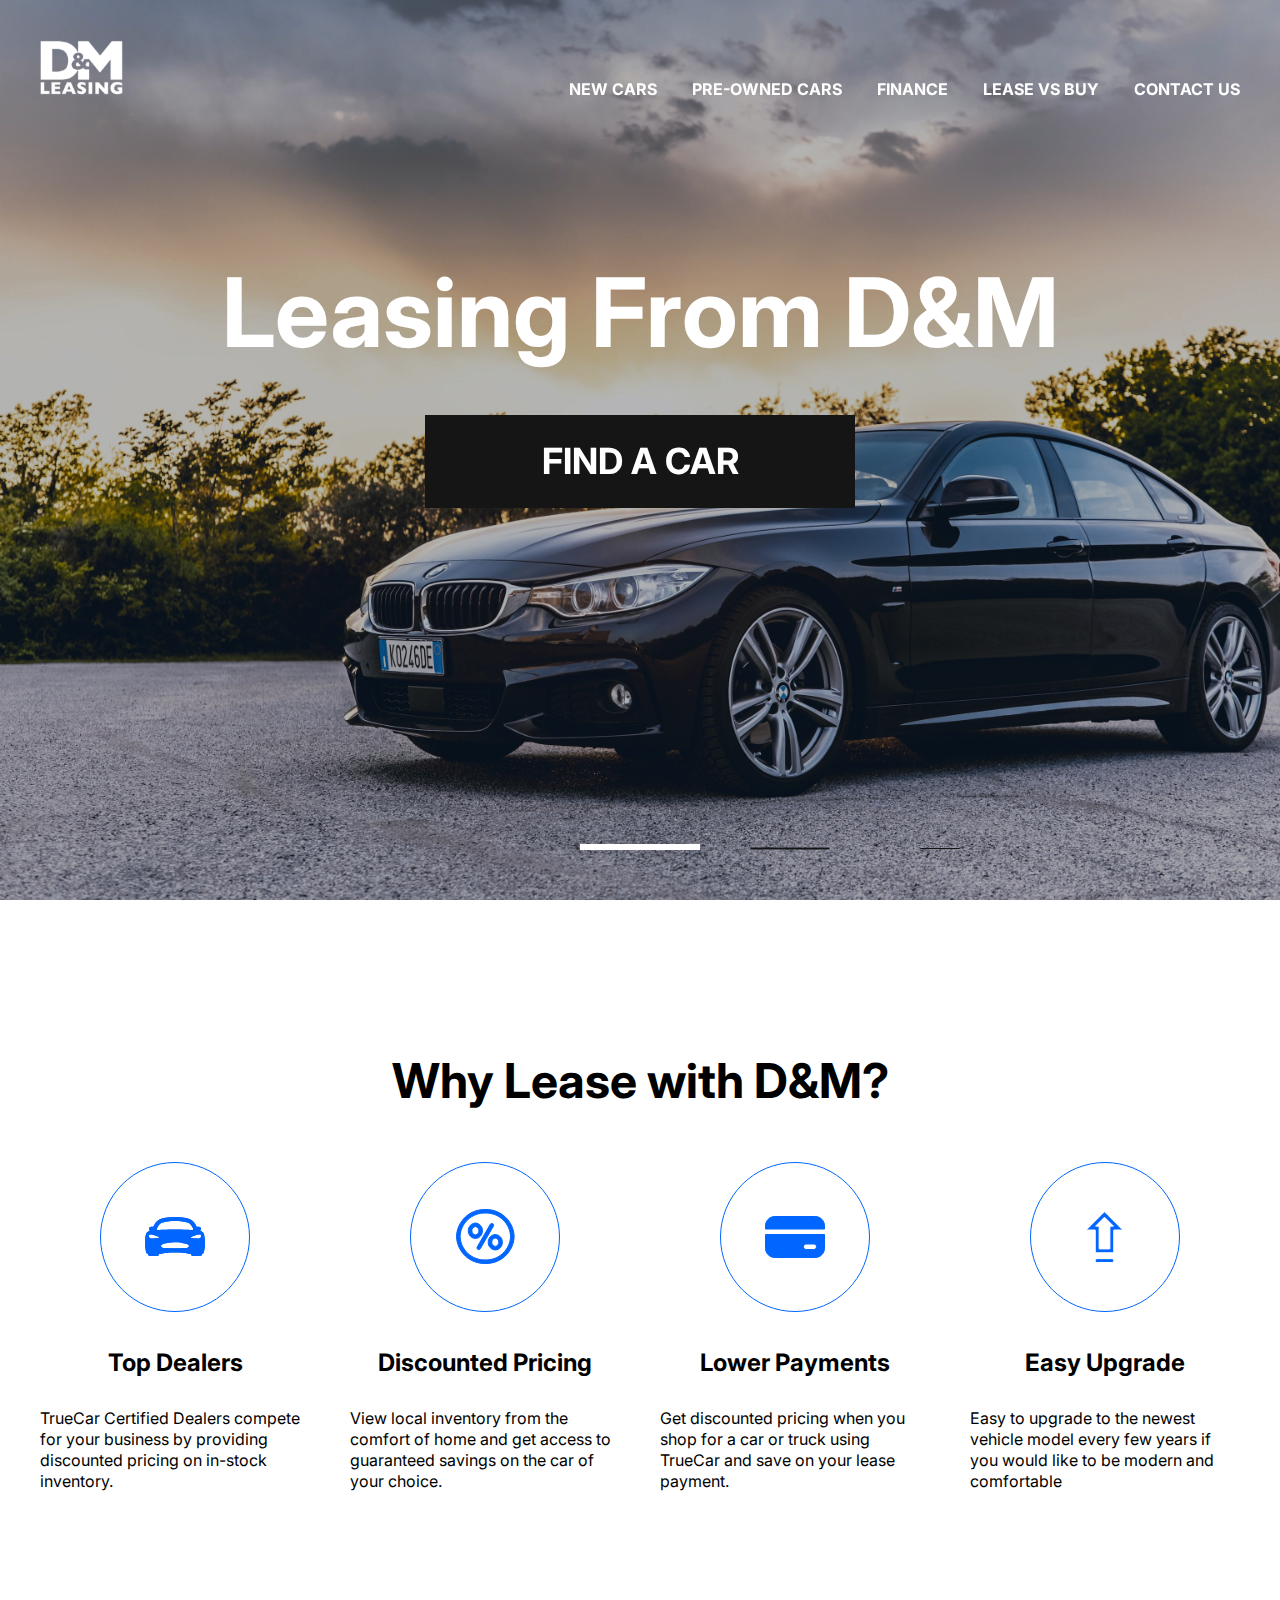
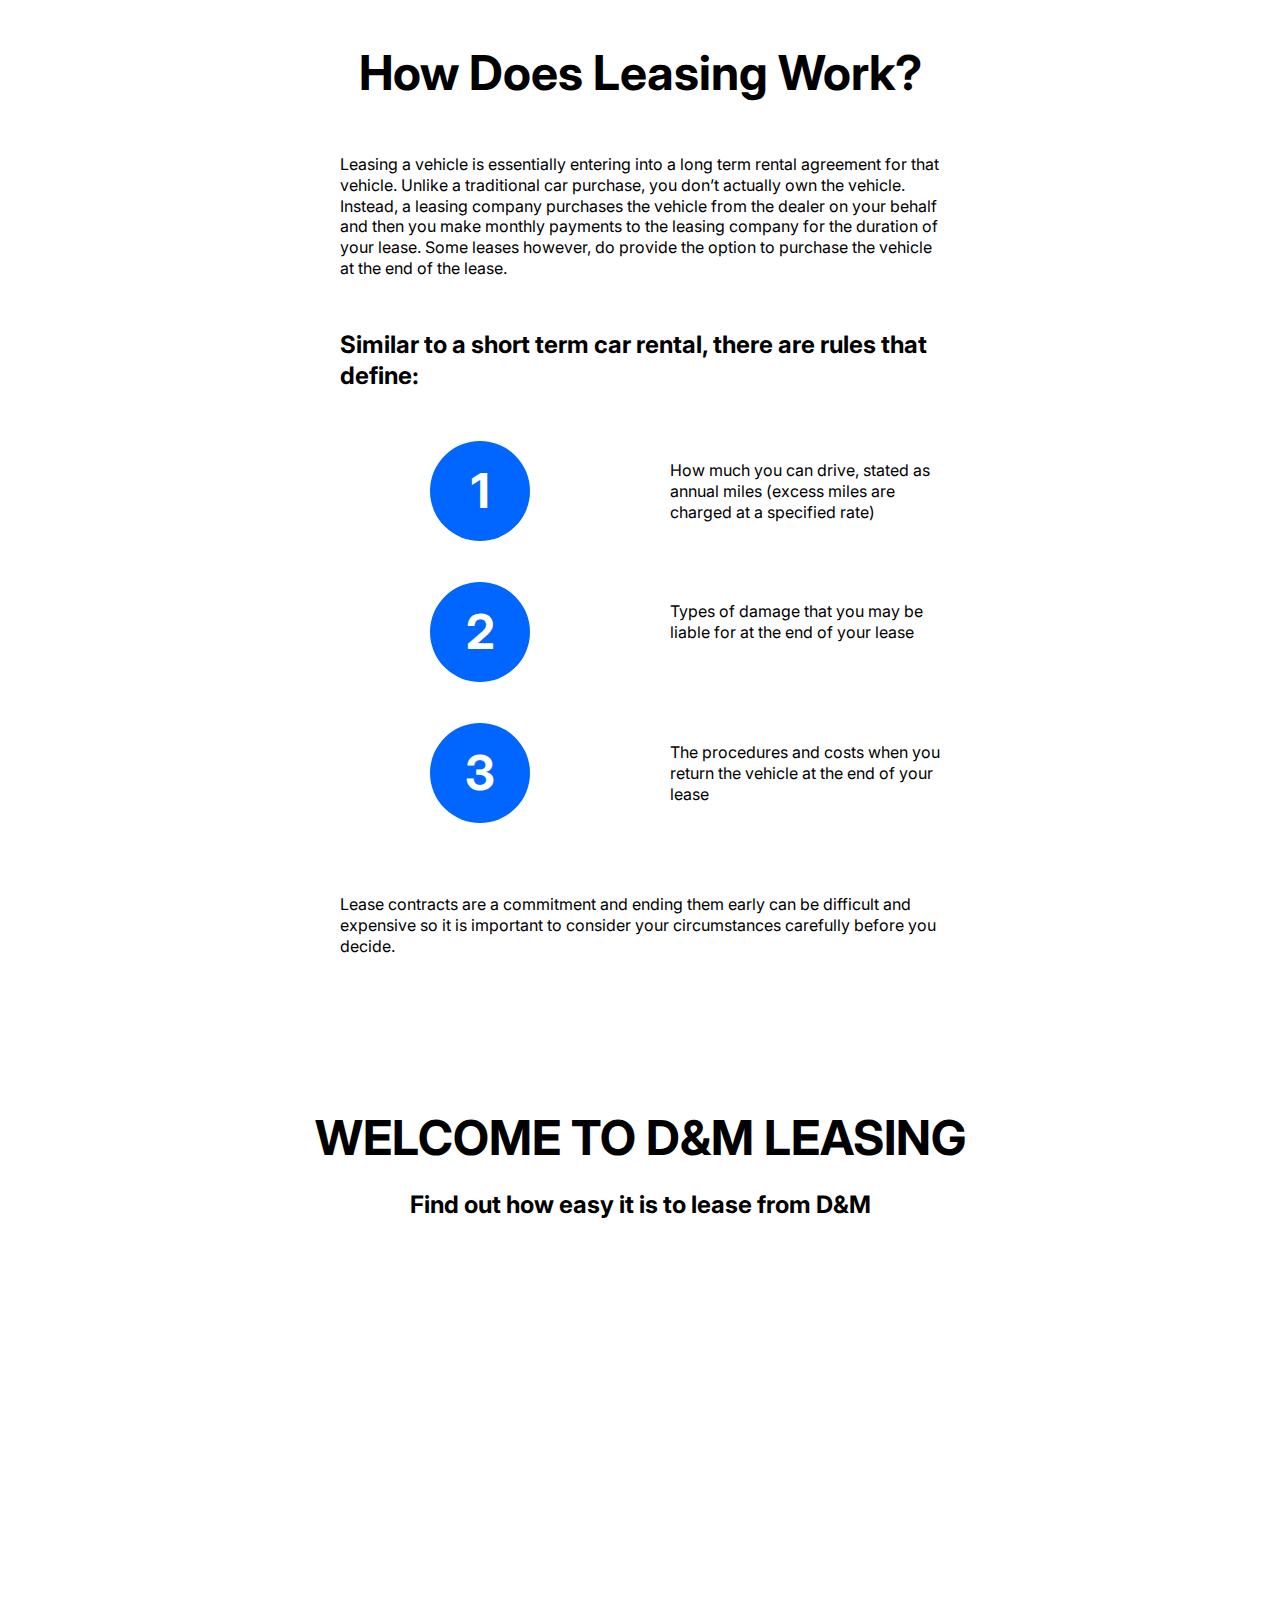
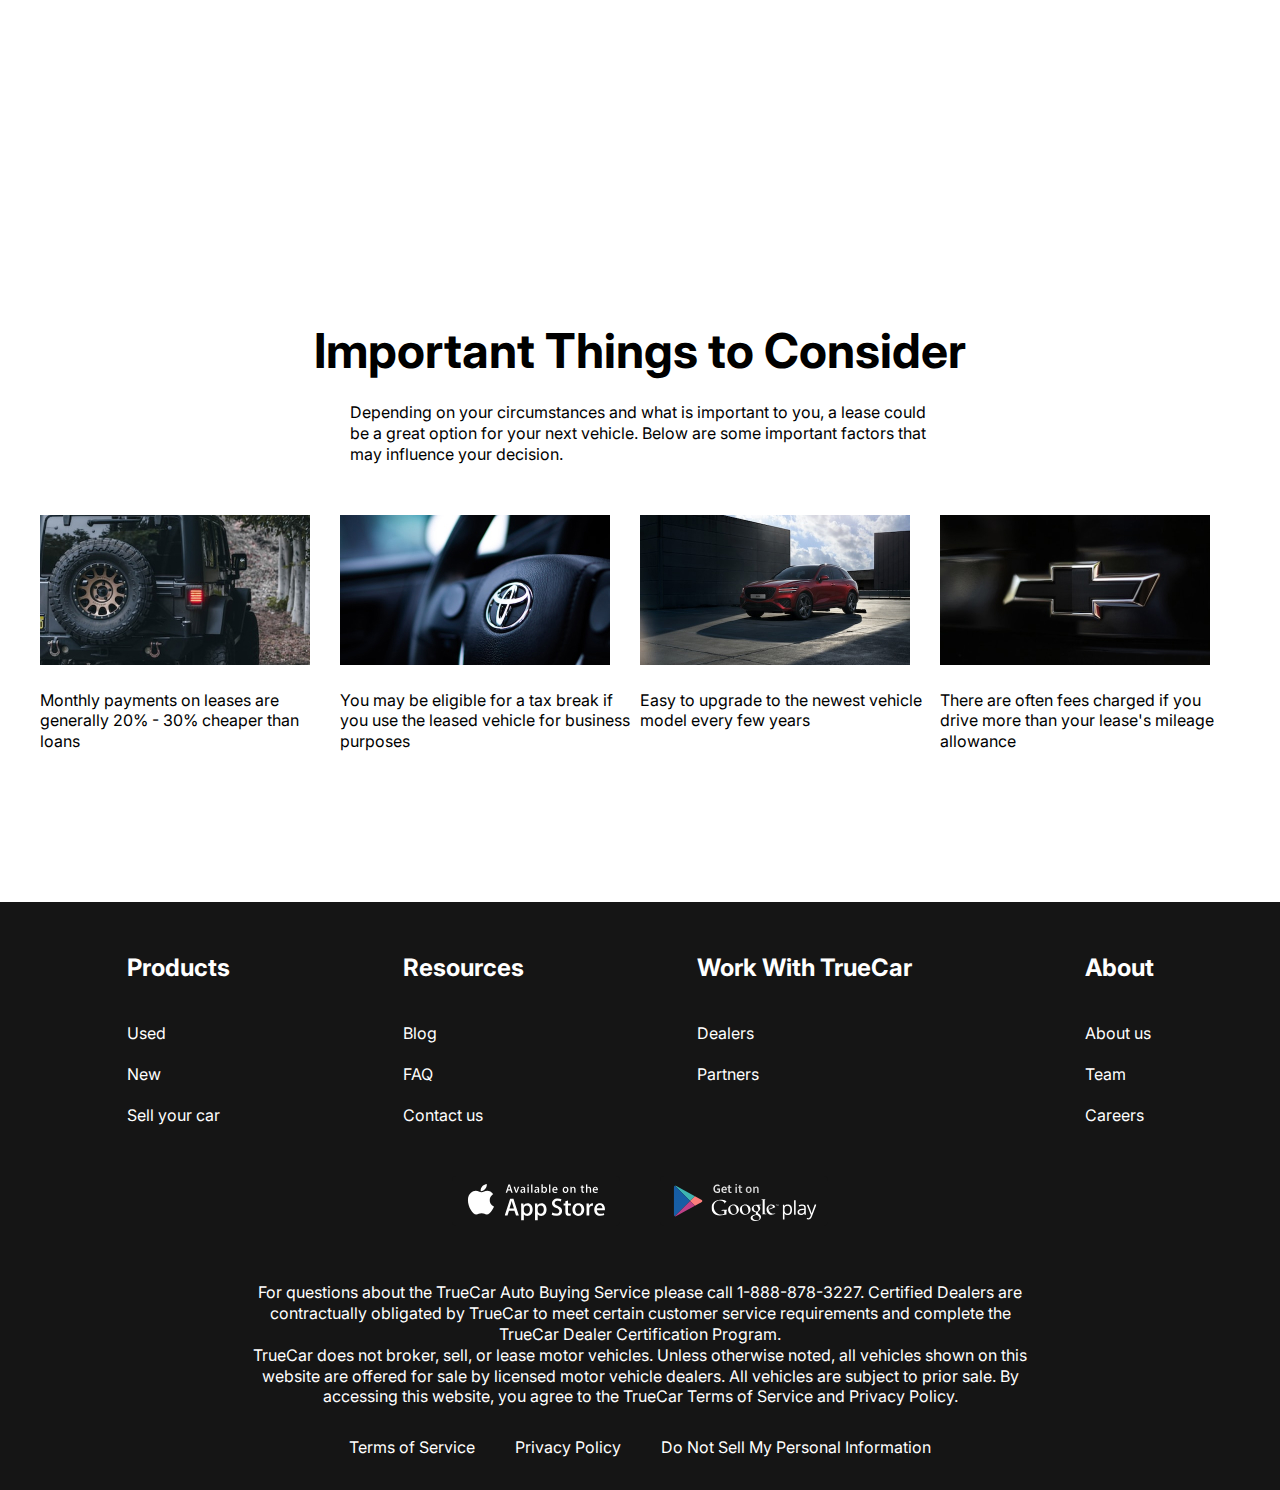
<file: index.html>
<!DOCTYPE html>
<html lang="en">

<head>
  <meta charset="UTF-8">
  <meta name="viewport" content="width=device-width, initial-scale=1.0">
  <title>Web_car</title>
  <link rel="preconnect" href="https://fonts.googleapis.com">
  <link rel="preconnect" href="https://fonts.gstatic.com" crossorigin>
  <link
    href="https://fonts.googleapis.com/css2?family=Inter:wght@400;700&family=Roboto:ital,wght@0,300;0,400;0,500;0,700;0,900;1,900&display=swap"
    rel="stylesheet">
  <link rel="stylesheet" href="https://cdn.jsdelivr.net/npm/swiper@9/swiper-bundle.min.css" />
  <link rel="stylesheet" href="./css/style.css">
</head>

<body>
  <div class="wrapper">
    <header class="header header-main">
      <div class="container">
        <div class="header__inner">
          <a href="index.html" class="logo">
            <img src="./images/logo.svg" alt="" class="logo__img">
          </a>
          <nav class="menu">
            <button class="menu__btn">
              <span></span>
              <span></span>
              <span></span>
            </button>
            <ul class="menu__list">
              <li class="menu__list-item">
                <a href="new-cars.html" class="menu__list-link">NEW CARS</a>
              </li>
              <li class="menu__list-item">
                <a href="#" class="menu__list-link">PRE-OWNED CARS</a>
              </li>
              <li class="menu__list-item">
                <a href="#" class="menu__list-link">FINANCE</a>
              </li>
              <li class="menu__list-item">
                <a href="#" class="menu__list-link">LEASE VS BUY</a>
              </li>
              <li class="menu__list-item">
                <a href="contacts.html" class="menu__list-link">CONTACT US</a>
              </li>
            </ul>
          </nav>
        </div>
      </div>
    </header>
    <main class="main">
      <srction class="top">
        <div class="container">
          <h1 class="title">
            Leasing From D&M
          </h1>
          <a href="new-cars.html" class="top__link">
            FIND A CAR
          </a>
        </div>
      </srction>
      <div class="slider">
        <div class="swiper">
          <div class="swiper-wrapper">
            <div class="swiper-slide" style="background-image: url(./images/slider1.jpg);"></div>
            <div class="swiper-slide" style="background-image: url(./images/slider2.jpg);"></div>
            <div class="swiper-slide" style="background-image: url(./images/slider1.jpg);"></div>
            <div class="swiper-slide" style="background-image: url(./images/slider2.jpg);"></div>
          </div>
          <div class="swiper-pagination"></div>
        </div>

      </div>
      <section class="why-lease">
        <div class="container">
          <h2 class="section-title">
            Why Lease with D&M?
          </h2>
          <ul class="why-lease__list">
            <li class="why-lease__item">
              <img src="/images/why-lease-1.svg" alt="" class="why-lease__item-img">
              <h3 class="why-lease__item-title">Top Dealers</h3>
              <p class="why-lease__item-text">TrueCar Certified Dealers compete for your business by providing
                discounted pricing on in-stock inventory.</p>
            </li>
            <li class="why-lease__item">
              <img src="/images/why-lease-2.svg" alt="" class="why-lease__item-img">
              <h3 class="why-lease__item-title">Discounted Pricing</h3>
              <p class="why-lease__item-text">View local inventory from the comfort of home and get access to guaranteed
                savings on the car of your choice.</p>
            </li>
            <li class="why-lease__item">
              <img src="/images/why-lease-3.svg" alt="" class="why-lease__item-img">
              <h3 class="why-lease__item-title">Lower Payments</h3>
              <p class="why-lease__item-text">Get discounted pricing when you shop for a car or truck using TrueCar and
                save on your lease payment.</p>
            </li>
            <li class="why-lease__item">
              <img src="/images/why-lease-4.svg" alt="" class="why-lease__item-img">
              <h3 class="why-lease__item-title">Easy Upgrade</h3>
              <p class="why-lease__item-text">Easy to upgrade to the newest vehicle model every few years if you would
                like to be modern and comfortable</p>
            </li>
          </ul>
        </div>
      </section>
      <section class="how-does">
        <div class="container">
          <div class="how-does__inner">
            <h2 class="section-title">
              How Does Leasing Work?
            </h2>
            <p class="how-does__text">
              Leasing a vehicle is essentially entering into a long term rental agreement for that vehicle. Unlike a
              traditional car purchase, you don’t actually own the vehicle. Instead, a leasing company purchases the
              vehicle from the dealer on your behalf and then you make monthly payments to the leasing company for the
              duration of your lease. Some leases however, do provide the option to purchase the vehicle at the end of
              the lease.
            </p>
            <h4 class="how-does__title">
              Similar to a short term car rental, there are rules that define:
            </h4>
            <ol class="how-does__list">
              <li class="how-does__item">
                How much you can drive, stated as annual miles (excess miles are charged at a specified rate)
              </li>
              <li class="how-does__item">
                Types of damage that you may be liable for at the end of your lease
              </li>
              <li class="how-does__item">
                The procedures and costs when you return the vehicle at the end of your lease
              </li>
            </ol>
            <p class="how-does__text">
              Lease contracts are a commitment and ending them early can be difficult and expensive so it is important
              to consider your circumstances carefully before you decide.
            </p>
          </div>
        </div>
      </section>
      <section class="video">
        <div class="container">
          <h2 class="section-title video__title">
            WELCOME TO D&M LEASING
          </h2>
          <p class="video__text">
            Find out how easy it is to lease from D&M
          </p>
          <iframe class="video__content" width="1000" height="500"
            src="https://www.youtube.com/embed/Ekvi1YJDC3Q?controls=0" title="YouTube video player" frameborder="0"
            allow="accelerometer; autoplay; clipboard-write; encrypted-media; gyroscope; picture-in-picture; web-share"
            allowfullscreen></iframe>
        </div>
      </section>
      <section class="important">
        <div class="container">
          <h2 class="section-title important__title">
            Important Things to Consider
          </h2>
          <p class="important__text">
            Depending on your circumstances and what is important to you, a lease could be a great option for your next
            vehicle. Below are some important factors that may influence your decision.
          </p>
          <ul class="important__list">
            <li class="important__item">
              <img src="./images/imp-1.jpg" alt="" class="important__item-img">
              <p class="important__item-text">
                Monthly payments on leases are generally 20% - 30% cheaper than loans
              </p>
            </li>
            <li class="important__item">
              <img src="./images/imp-2.jpg" alt="" class="important__item-img">
              <p class="important__item-text">
                You may be eligible for a tax break if you use the leased vehicle for business purposes
              </p>
            </li>
            <li class="important__item">
              <img src="./images/imp-3.jpg" alt="" class="important__item-img">
              <p class="important__item-text">
                Easy to upgrade to the newest vehicle model every few years
              </p>
            </li>
            <li class="important__item">
              <img src="./images/imp-4.jpg" alt="" class="important__item-img">
              <p class="important__item-text">
                There are often fees charged if you drive more than your lease's mileage allowance
              </p>
            </li>
          </ul>
        </div>
      </section>
    </main>
    <footer class="footer">
      <div class="container">
        <nav class="footer__menu">
          <ul class="footer__menu-list">
            <li class="footer__menu-item">
              <p class="footer__menu-title">Products</p>
            </li>
            <li class="footer__menu-item"><a href="#" class="footer__menu-link">Used</a></li>
            <li class="footer__menu-item"><a href="#" class="footer__menu-link">New</a></li>
            <li class="footer__menu-item"><a href="#" class="footer__menu-link">Sell your car</a></li>
          </ul>
          <ul class="footer__menu-list">
            <li class="footer__menu-item">
              <p class="footer__menu-title">Resources</p>
            </li>
            <li class="footer__menu-item"><a href="#" class="footer__menu-link">Blog</a></li>
            <li class="footer__menu-item"><a href="#" class="footer__menu-link">FAQ</a></li>
            <li class="footer__menu-item"><a href="contacts.html" class="footer__menu-link">Contact us</a></li>
          </ul>
          <ul class="footer__menu-list">
            <li class="footer__menu-item">
              <p class="footer__menu-title">Work With TrueCar</p>
            </li>
            <li class="footer__menu-item"><a href="#" class="footer__menu-link">Dealers</a></li>
            <li class="footer__menu-item"><a href="#" class="footer__menu-link">Partners</a></li>
          </ul>
          <ul class="footer__menu-list">
            <li class="footer__menu-item">
              <p class="footer__menu-title">About</p>
            </li>
            <li class="footer__menu-item"><a href="#" class="footer__menu-link">About us</a></li>
            <li class="footer__menu-item"><a href="#" class="footer__menu-link">Team</a></li>
            <li class="footer__menu-item"><a href="#" class="footer__menu-link">Careers</a></li>
          </ul>
        </nav>
        <ul class="app">
          <li class="app__item">
            <a href="#" class="app__item-link">
              <img class="app__item-img" src="images/appstore.svg" alt="">
            </a>
          </li>
          <li class="app__item">
            <a href="#" class="app__item-link">
              <img class="app__item-img" src="images/googleplay.svg" alt="">
            </a>
          </li>
        </ul>
        <div class="footer__copy">
          <p class="footer__copy-text">
            For questions about the TrueCar Auto Buying Service please call 1-888-878-3227.
            Certified Dealers are contractually obligated by TrueCar to meet certain customer service requirements and
            complete the TrueCar Dealer Certification Program.
          </p>
          <p class="footer__copy-text">
            TrueCar does not broker, sell, or lease motor vehicles. Unless otherwise noted, all vehicles shown on this
            website are offered for sale by licensed motor vehicle dealers. All vehicles are subject to prior sale. By
            accessing this website, you agree to the TrueCar Terms of Service and Privacy Policy.
          </p>
        </div>
        <nav class="copy__nav">
          <ul class="copy__nav-list">
            <li class="copy__nav-item"><a href="#" class="copy__nav-link">Terms of Service</a></li>
            <li class="copy__nav-item"><a href="#" class="copy__nav-link">Privacy Policy</a></li>
            <li class="copy__nav-item"><a href="#" class="copy__nav-link">Do Not Sell My Personal Information</a></li>
          </ul>
        </nav>
      </div>
    </footer>
  </div>
  <script src="https://cdn.jsdelivr.net/npm/swiper@9/swiper-bundle.min.js"></script>
  <script src="js/main.js"></script>
</body>

</html>
</file>
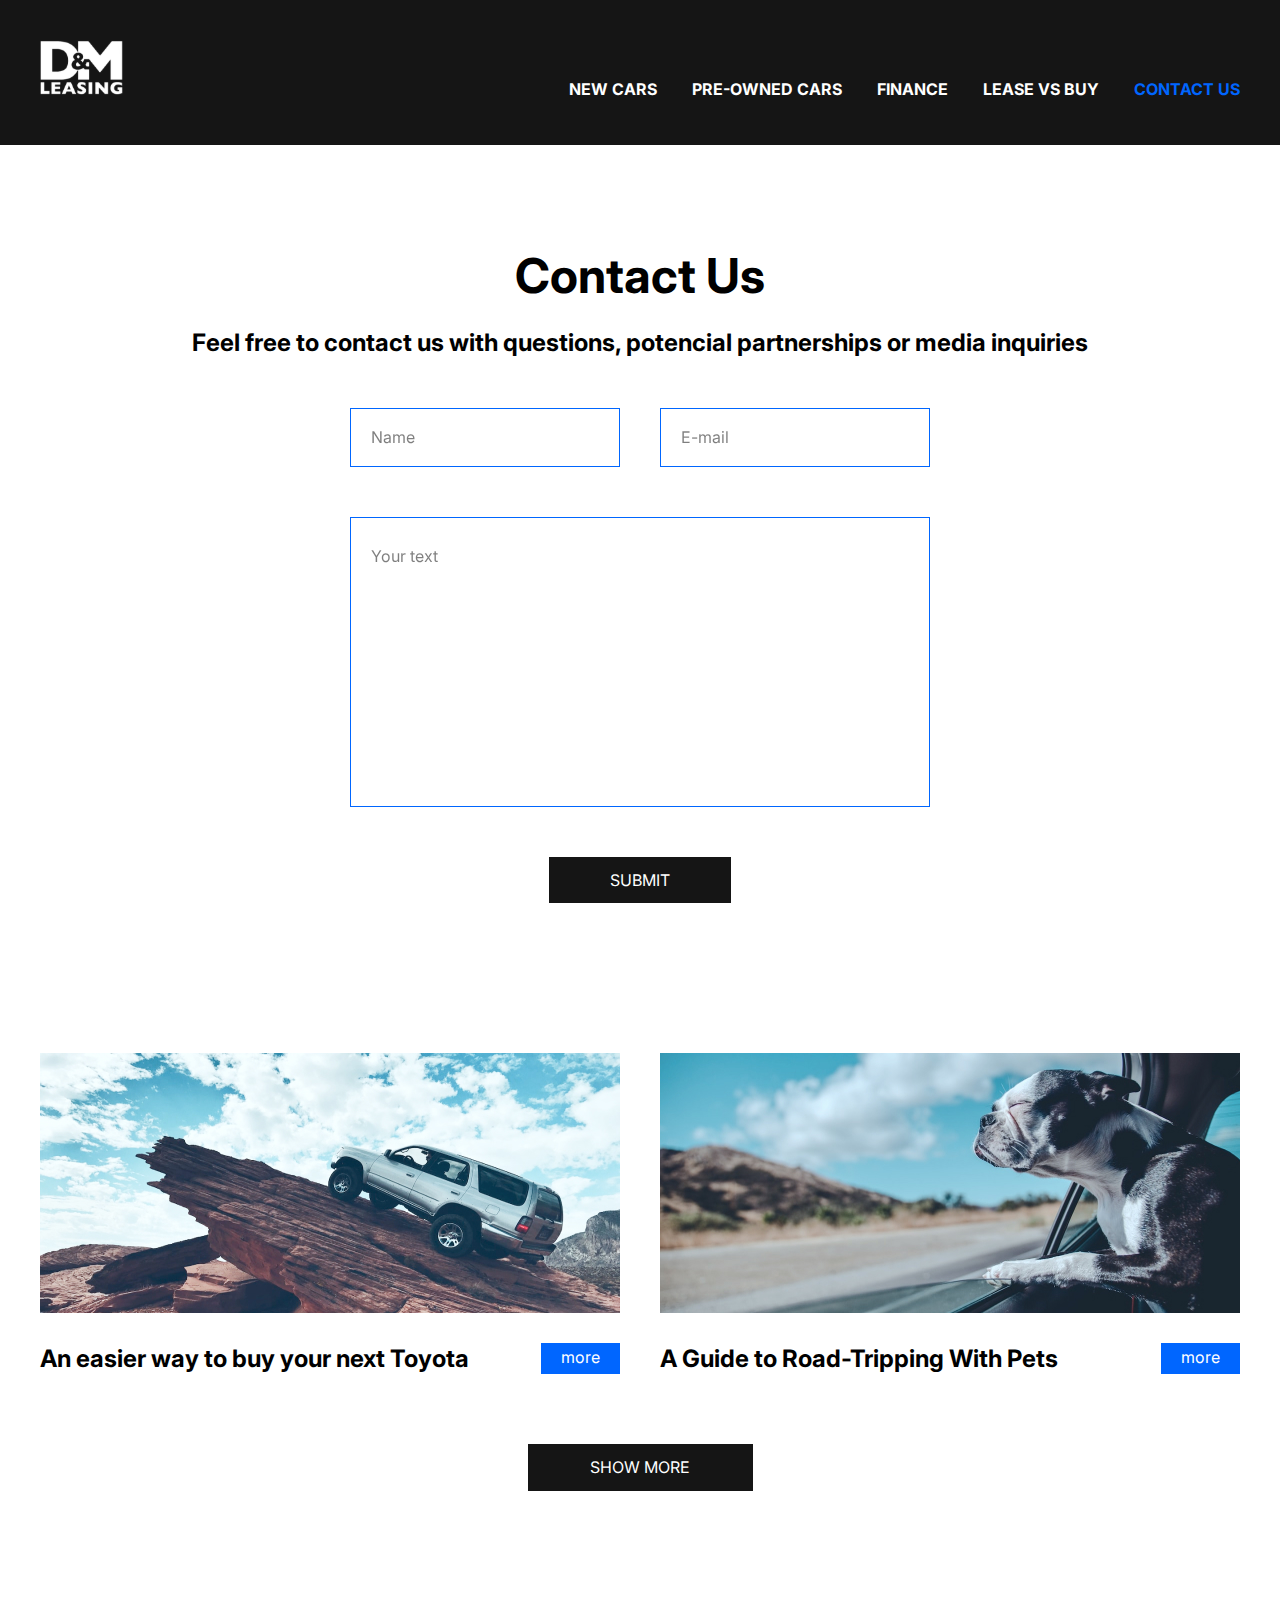
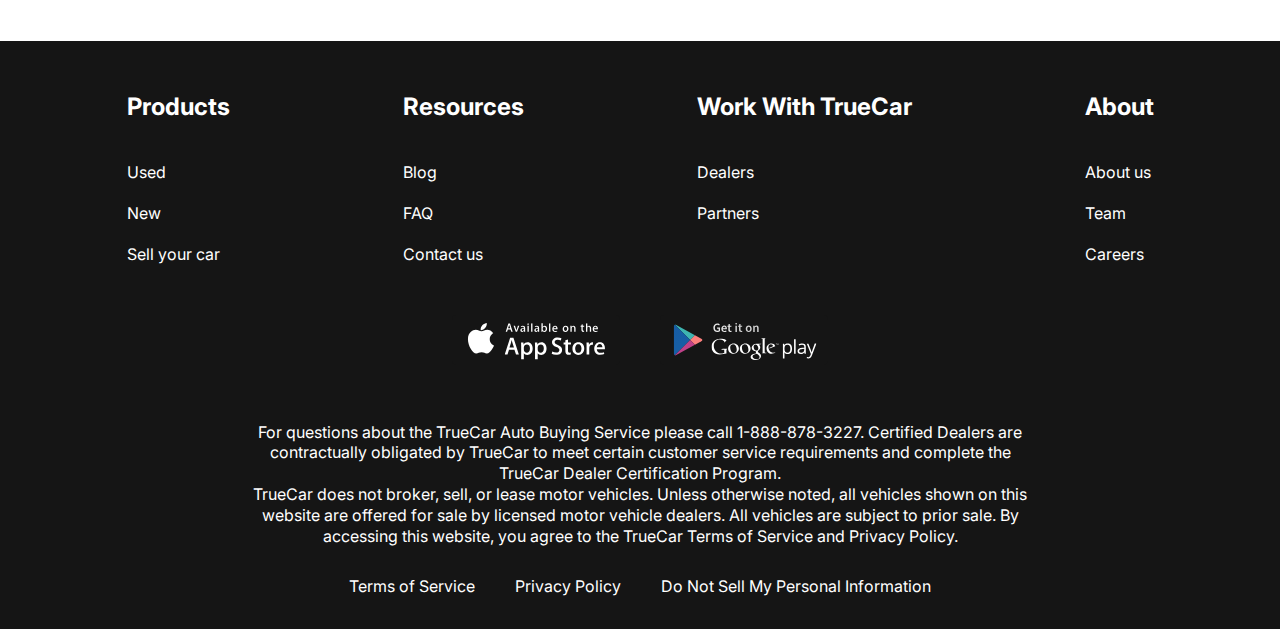
<file: contacts.html>
<!DOCTYPE html>
<html lang="en">

<head>
  <meta charset="UTF-8">

  <meta name="viewport" content="width=device-width, initial-scale=1.0">
  <title>Contacts</title>
  <link rel="preconnect" href="https://fonts.googleapis.com">
  <link rel="preconnect" href="https://fonts.gstatic.com" crossorigin>
  <link
    href="https://fonts.googleapis.com/css2?family=Inter:wght@400;700&family=Roboto:ital,wght@0,300;0,400;0,500;0,700;0,900;1,900&display=swap"
    rel="stylesheet">
  <link rel="stylesheet" href="./css/style.css">
</head>

<body>
  <div class="wrapper">
    <header class="header">
      <div class="container">
        <div class="header__inner">
          <a href="index.html" class="logo">
            <img src="./images/logo.svg" alt="" class="logo__img">
          </a>
          <nav class="menu">
            <button class="menu__btn">
              <span></span>
              <span></span>
              <span></span>
            </button>
            <ul class="menu__list">
              <li class="menu__list-item ">
                <a href="new-cars.html" class="menu__list-link">NEW CARS</a>
              </li>
              <li class="menu__list-item">
                <a href="#" class="menu__list-link">PRE-OWNED CARS</a>
              </li>
              <li class="menu__list-item">
                <a href="#" class="menu__list-link">FINANCE</a>
              </li>
              <li class="menu__list-item">
                <a href="#" class="menu__list-link">LEASE VS BUY</a>
              </li>
              <li class="menu__list-item">
                <a href="#" class="menu__list-link menu__list-link--active">CONTACT US</a>
              </li>
            </ul>
          </nav>
        </div>
      </div>
    </header>
    <main class="main">
      <section class="contacts">
        <div class="container">
          <h2 class="section-title contacts__title">
            Contact Us
          </h2>
          <p class="contacts__text">
            Feel free to contact us with questions, potencial partnerships or media inquiries
          </p>
          <form action="#" class="form">
            <input type="text" class="form__input" placeholder="Name">
            <input type="email" class="form__input" placeholder="E-mail">
            <textarea class="form__textarea" placeholder="Your text"></textarea>
            <button class="form__btn" type="submit">SUBMIT</button>
          </form>
        </div>
      </section>
      <section class="blog">
        <div class="container">
          <div class="blog__items">
            <div class="blog__item">
              <img src="./images/blog-1.jpg" alt="" class="blog__item-img">
              <h4 class="blog__item-title">An easier way to buy your next Toyota</h4>
              <a href="#" class="blog__item-link">more</a>
            </div>
            <div class="blog__item">
              <img src="./images/blog-2.jpg" alt="" class="blog__item-img">
              <h4 class="blog__item-title">A Guide to Road-Tripping With Pets</h4>
              <a href="#" class="blog__item-link">more</a>
            </div>
          </div>
          <a href="#" class="showmore__link">SHOW MORE</a>
        </div>
      </section>
    </main>
    <footer class="footer">
      <div class="container">
        <nav class="footer__menu">
          <ul class="footer__menu-list">
            <li class="footer__menu-item">
              <p class="footer__menu-title">Products</p>
            </li>
            <li class="footer__menu-item"><a href="#" class="footer__menu-link">Used</a></li>
            <li class="footer__menu-item"><a href="#" class="footer__menu-link">New</a></li>
            <li class="footer__menu-item"><a href="#" class="footer__menu-link">Sell your car</a></li>
          </ul>
          <ul class="footer__menu-list">
            <li class="footer__menu-item">
              <p class="footer__menu-title">Resources</p>
            </li>
            <li class="footer__menu-item"><a href="#" class="footer__menu-link">Blog</a></li>
            <li class="footer__menu-item"><a href="#" class="footer__menu-link">FAQ</a></li>
            <li class="footer__menu-item"><a href="#" class="footer__menu-link">Contact us</a></li>
          </ul>
          <ul class="footer__menu-list">
            <li class="footer__menu-item">
              <p class="footer__menu-title">Work With TrueCar</p>
            </li>
            <li class="footer__menu-item"><a href="#" class="footer__menu-link">Dealers</a></li>
            <li class="footer__menu-item"><a href="#" class="footer__menu-link">Partners</a></li>
          </ul>
          <ul class="footer__menu-list">
            <li class="footer__menu-item">
              <p class="footer__menu-title">About</p>
            </li>
            <li class="footer__menu-item"><a href="#" class="footer__menu-link">About us</a></li>
            <li class="footer__menu-item"><a href="#" class="footer__menu-link">Team</a></li>
            <li class="footer__menu-item"><a href="#" class="footer__menu-link">Careers</a></li>
          </ul>
        </nav>
        <ul class="app">
          <li class="app__item">
            <a href="#" class="app__item-link">
              <img class="app__item-img" src="images/appstore.svg" alt="">
            </a>
          </li>
          <li class="app__item">
            <a href="#" class="app__item-link">
              <img class="app__item-img" src="images/googleplay.svg" alt="">
            </a>
          </li>
        </ul>
        <div class="footer__copy">
          <p class="footer__copy-text">
            For questions about the TrueCar Auto Buying Service please call 1-888-878-3227.
            Certified Dealers are contractually obligated by TrueCar to meet certain customer service requirements and
            complete the TrueCar Dealer Certification Program.
          </p>
          <p class="footer__copy-text">
            TrueCar does not broker, sell, or lease motor vehicles. Unless otherwise noted, all vehicles shown on this
            website are offered for sale by licensed motor vehicle dealers. All vehicles are subject to prior sale. By
            accessing this website, you agree to the TrueCar Terms of Service and Privacy Policy.
          </p>
        </div>
        <nav class="copy__nav">
          <ul class="copy__nav-list">
            <li class="copy__nav-item"><a href="#" class="copy__nav-link">Terms of Service</a></li>
            <li class="copy__nav-item"><a href="#" class="copy__nav-link">Privacy Policy</a></li>
            <li class="copy__nav-item"><a href="#" class="copy__nav-link">Do Not Sell My Personal Information</a></li>
          </ul>
        </nav>
      </div>
    </footer>
  </div>
  <script src="js/main.js"></script>
</body>

</html>
</file>
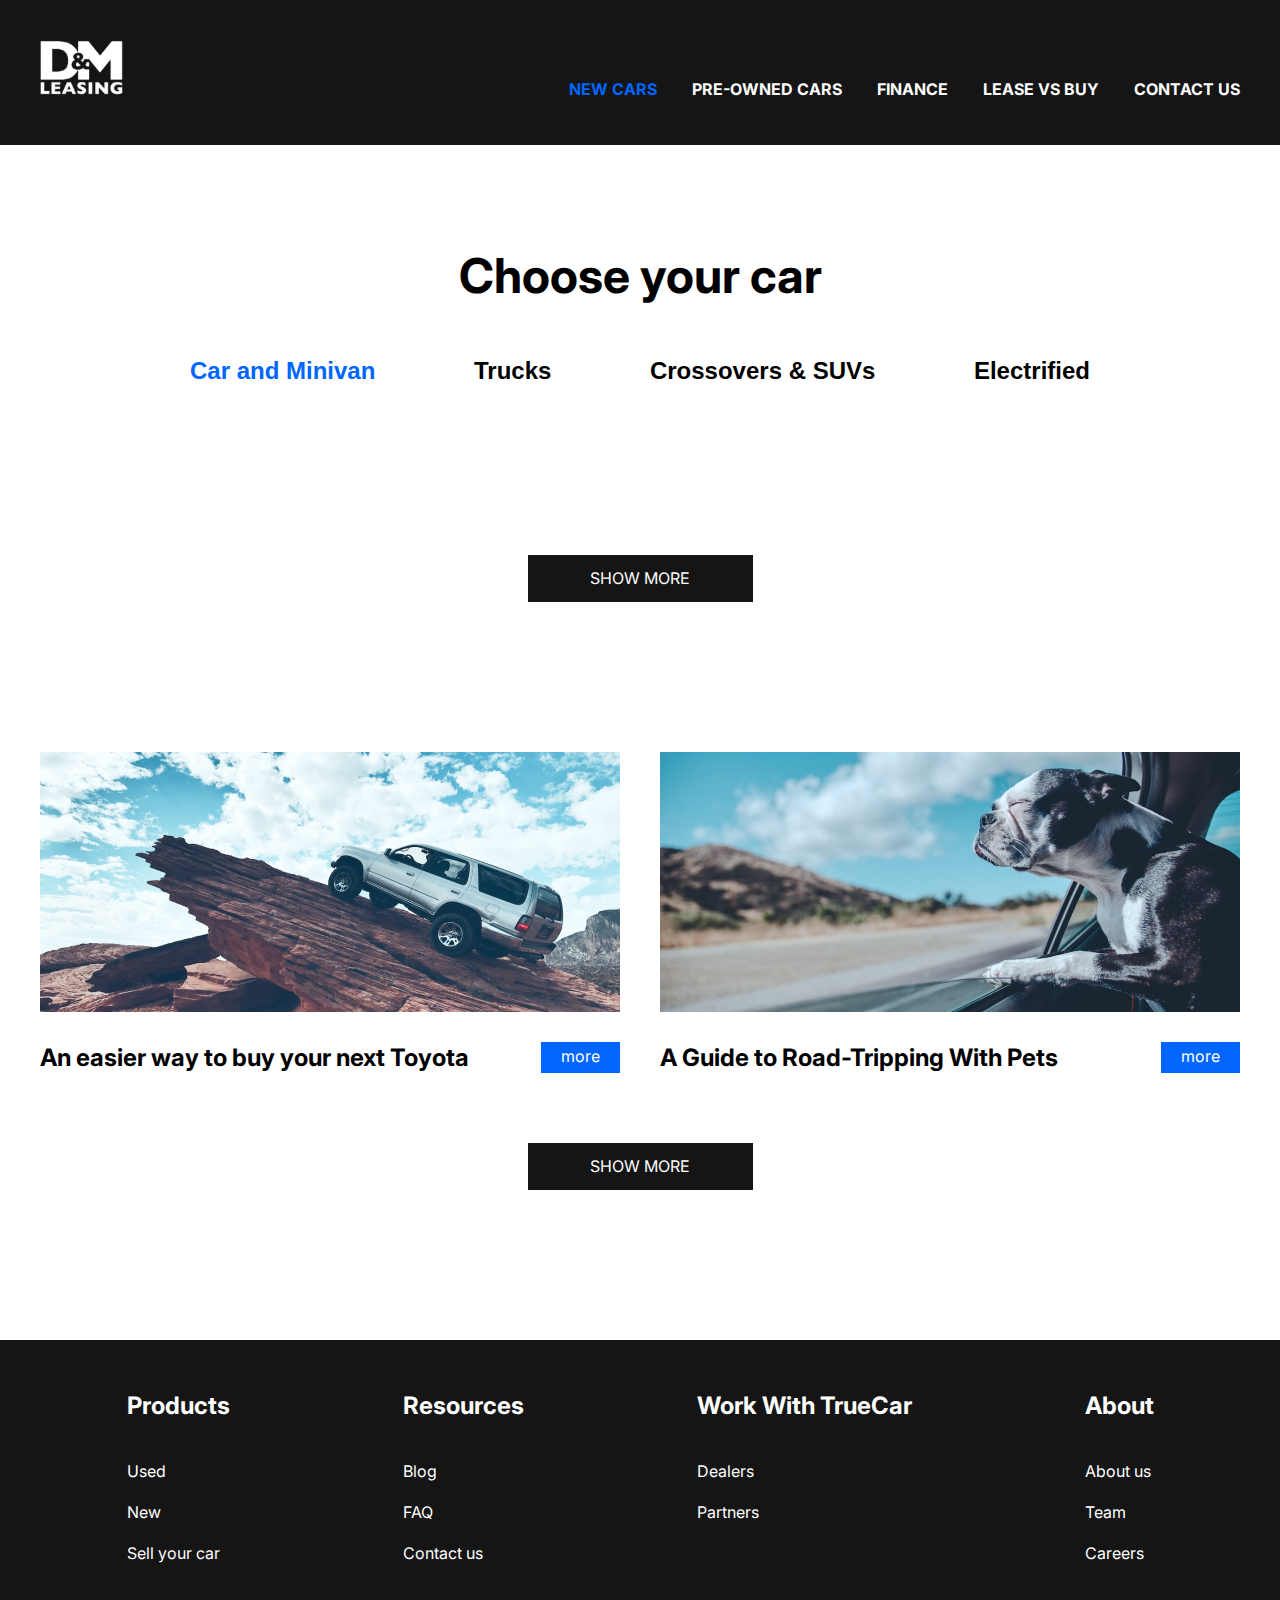
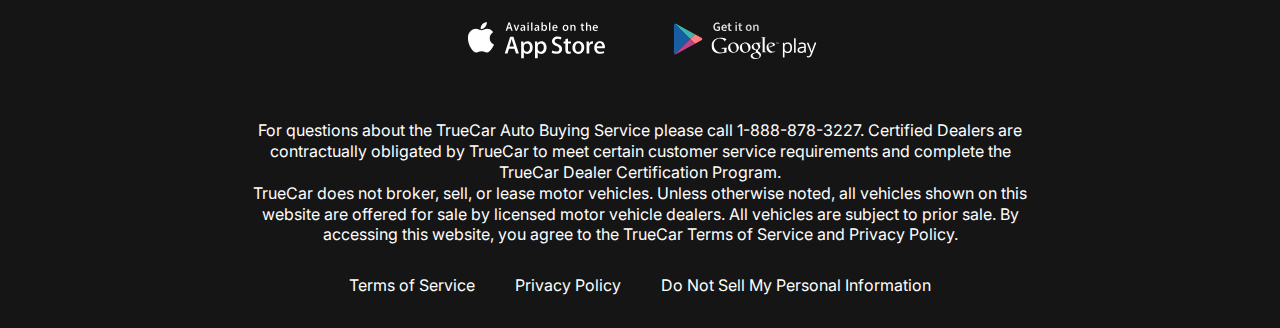
<file: new-cars.html>
<!DOCTYPE html>
<html lang="en">

<head>
  <meta charset="UTF-8">

  <meta name="viewport" content="width=device-width, initial-scale=1.0">
  <title>New-cars</title>
  <link rel="preconnect" href="https://fonts.googleapis.com">
  <link rel="preconnect" href="https://fonts.gstatic.com" crossorigin>
  <link
    href="https://fonts.googleapis.com/css2?family=Inter:wght@400;700&family=Roboto:ital,wght@0,300;0,400;0,500;0,700;0,900;1,900&display=swap"
    rel="stylesheet">
  <link rel="stylesheet" href="./css/style.css">
</head>

<body>
  <div class="wrapper">
    <header class="header">
      <div class="container">
        <div class="header__inner">
          <a href="index.html" class="logo">
            <img src="./images/logo.svg" alt="" class="logo__img">
          </a>
          <nav class="menu">
            <button class="menu__btn">
              <span></span>
              <span></span>
              <span></span>
            </button>
            <ul class="menu__list">
              <li class="menu__list-item">
                <a href="#" class="menu__list-link menu__list-link--active">NEW CARS</a>
              </li>
              <li class="menu__list-item">
                <a href="#" class="menu__list-link">PRE-OWNED CARS</a>
              </li>
              <li class="menu__list-item">
                <a href="#" class="menu__list-link">FINANCE</a>
              </li>
              <li class="menu__list-item">
                <a href="#" class="menu__list-link">LEASE VS BUY</a>
              </li>
              <li class="menu__list-item">
                <a href="contacts.html" class="menu__list-link">CONTACT US</a>
              </li>
            </ul>
          </nav>
        </div>
      </div>
    </header>
    <main class="main">
      <section class="choose">
        <div class="container">
          <h2 class="section-title">
            Choose your car
          </h2>
          <div class="tabs">
            <div class="tabs__btn">
              <button class="tabs__btn-item tabs__btn-item--active" data-button="content-1">Car and Minivan</button>
              <button class="tabs__btn-item" data-button="content-2">Trucks</button>
              <button class="tabs__btn-item" data-button="content-3">Crossovers & SUVs</button>
              <button class="tabs__btn-item" data-button="content-4">Electrified</button>
            </div>
            <div class="tabs__content">
              <div class="tabs__content-item" id="content-1">
                <div class="card">
                  <img src="./images/card-1.jpg" alt="" class="card__img">
                  <div class="car__content">
                    <h4 class="card__title">Toyota Crown 2023</h4>
                    <p class="card__text">starting from $ 39900</p>
                    <p class="card__price">$ 650/mo</p>
                  </div>
                  <a href="#" class="card__link">see details</a>
                </div>
                <div class="card">
                  <img src="./images/card-2.jpg" alt="" class="card__img">
                  <div class="car__content">
                    <h4 class="card__title">Prius Prime 2023</h4>
                    <p class="card__text">starting from $ 39900</p>
                    <p class="card__price">$ 450/mo</p>
                  </div>
                  <a href="#" class="card__link">see details</a>
                </div>
                <div class="card">
                  <img src="./images/card-3.jpg" alt="" class="card__img">
                  <div class="car__content">
                    <h4 class="card__title">Toyota Prius 2023</h4>
                    <p class="card__text">starting from $ 39900</p>
                    <p class="card__price">$ 400/mo</p>
                  </div>
                  <a href="#" class="card__link">see details</a>
                </div>
                <div class="card">
                  <img src="./images/card-4.jpg" alt="" class="card__img">
                  <div class="car__content">
                    <h4 class="card__title">Hyundai Kona 2023</h4>
                    <p class="card__text">starting from $ 39900</p>
                    <p class="card__price">$ 510/mo</p>
                  </div>
                  <a href="#" class="card__link">see details</a>
                </div>
                <div class="card">
                  <img src="./images/card-5.jpg" alt="" class="card__img">
                  <div class="car__content">
                    <h4 class="card__title">Ford Explorer 2023</h4>
                    <p class="card__text">starting from $ 39900</p>
                    <p class="card__price">$ 1103/mo</p>
                  </div>
                  <a href="#" class="card__link">see details</a>
                </div>
                <div class="card">
                  <img src="./images/card-6.jpg" alt="" class="card__img">
                  <div class="car__content">
                    <h4 class="card__title">Santa Fe 2023</h4>
                    <p class="card__text">starting from $ 39900</p>
                    <p class="card__price">$ 739/mo</p>
                  </div>
                  <a href="#" class="card__link">see details</a>
                </div>
                <div class="card">
                  <img src="./images/card-7.jpg" alt="" class="card__img">
                  <div class="car__content">
                    <h4 class="card__title">KIA Niro 2023</h4>
                    <p class="card__text">starting from $ 33600</p>
                    <p class="card__price">$ 554/mo</p>
                  </div>
                  <a href="#" class="card__link">see details</a>
                </div>
                <div class="card">
                  <img src="./images/card-8.jpg" alt="" class="card__img">
                  <div class="car__content">
                    <h4 class="card__title">Chevrolet Silverado</h4>
                    <p class="card__text">starting from $ 62260</p>
                    <p class="card__price">$ 1032/mo</p>
                  </div>
                  <a href="#" class="card__link">see details</a>
                </div>
                <div class="card">
                  <img src="./images/card-9.jpg" alt="" class="card__img">
                  <div class="car__content">
                    <h4 class="card__title">Honda CR-V 2023</h4>
                    <p class="card__text">starting from $ 35650</p>
                    <p class="card__price">$ 591/mo</p>
                  </div>
                  <a href="#" class="card__link">see details</a>
                </div>
                <div class="card">
                  <img src="./images/card-10.jpg" alt="" class="card__img">
                  <div class="car__content">
                    <h4 class="card__title">Hyundai Tucson</h4>
                    <p class="card__text">starting from $ 31885</p>
                    <p class="card__price">$ 528/mo</p>
                  </div>
                  <a href="#" class="card__link">see details</a>
                </div>
                <div class="card">
                  <img src="./images/card-11.jpg" alt="" class="card__img">
                  <div class="car__content">
                    <h4 class="card__title">Chevrolet Equinox </h4>
                    <p class="card__text">starting from $ 28430</p>
                    <p class="card__price">$ 471/mo</p>
                  </div>
                  <a href="#" class="card__link">see details</a>
                </div>
                <div class="card">
                  <img src="./images/card-12.jpg" alt="" class="card__img">
                  <div class="car__content">
                    <h4 class="card__title">Jeep Wrangler 2023</h4>
                    <p class="card__text">starting from $ 60000</p>
                    <p class="card__price">$ 997/mo</p>
                  </div>
                  <a href="#" class="card__link">see details</a>
                </div>


              </div>
              <div class="tabs__content-item" id="content-2">
                <div class="card">
                  <img src="./images/card-1.jpg" alt="" class="card__img">
                  <div class="car__content">
                    <h4 class="card__title">Toyota Crown 2023</h4>
                    <p class="card__text">starting from $ 39900</p>
                    <p class="card__price">$ 650/mo</p>
                  </div>
                  <a href="#" class="card__link">see details</a>
                </div>
                <div class="card">
                  <img src="./images/card-2.jpg" alt="" class="card__img">
                  <div class="car__content">
                    <h4 class="card__title">Prius Prime 2023</h4>
                    <p class="card__text">starting from $ 39900</p>
                    <p class="card__price">$ 450/mo</p>
                  </div>
                  <a href="#" class="card__link">see details</a>
                </div>
                <div class="card">
                  <img src="./images/card-3.jpg" alt="" class="card__img">
                  <div class="car__content">
                    <h4 class="card__title">Toyota Prius 2023</h4>
                    <p class="card__text">starting from $ 39900</p>
                    <p class="card__price">$ 400/mo</p>
                  </div>
                  <a href="#" class="card__link">see details</a>
                </div>
                <div class="card">
                  <img src="./images/card-4.jpg" alt="" class="card__img">
                  <div class="car__content">
                    <h4 class="card__title">Hyundai Kona 2023</h4>
                    <p class="card__text">starting from $ 39900</p>
                    <p class="card__price">$ 510/mo</p>
                  </div>
                  <a href="#" class="card__link">see details</a>
                </div>
                <div class="card">
                  <img src="./images/card-5.jpg" alt="" class="card__img">
                  <div class="car__content">
                    <h4 class="card__title">Ford Explorer 2023</h4>
                    <p class="card__text">starting from $ 39900</p>
                    <p class="card__price">$ 1103/mo</p>
                  </div>
                  <a href="#" class="card__link">see details</a>
                </div>
                <div class="card">
                  <img src="./images/card-1.jpg" alt="" class="card__img">
                  <div class="car__content">
                    <h4 class="card__title">Toyota Crown 2023</h4>
                    <p class="card__text">starting from $ 39900</p>
                    <p class="card__price">$ 650/mo</p>
                  </div>
                  <a href="#" class="card__link">see details</a>
                </div>
                <div class="card">
                  <img src="./images/card-2.jpg" alt="" class="card__img">
                  <div class="car__content">
                    <h4 class="card__title">Prius Prime 2023</h4>
                    <p class="card__text">starting from $ 39900</p>
                    <p class="card__price">$ 450/mo</p>
                  </div>
                  <a href="#" class="card__link">see details</a>
                </div>
                <div class="card">
                  <img src="./images/card-3.jpg" alt="" class="card__img">
                  <div class="car__content">
                    <h4 class="card__title">Toyota Prius 2023</h4>
                    <p class="card__text">starting from $ 39900</p>
                    <p class="card__price">$ 400/mo</p>
                  </div>
                  <a href="#" class="card__link">see details</a>
                </div>
                <div class="card">
                  <img src="./images/card-4.jpg" alt="" class="card__img">
                  <div class="car__content">
                    <h4 class="card__title">Hyundai Kona 2023</h4>
                    <p class="card__text">starting from $ 39900</p>
                    <p class="card__price">$ 510/mo</p>
                  </div>
                  <a href="#" class="card__link">see details</a>
                </div>
                <div class="card">
                  <img src="./images/card-5.jpg" alt="" class="card__img">
                  <div class="car__content">
                    <h4 class="card__title">Ford Explorer 2023</h4>
                    <p class="card__text">starting from $ 39900</p>
                    <p class="card__price">$ 1103/mo</p>
                  </div>
                  <a href="#" class="card__link">see details</a>
                </div>
              </div>
              <div class="tabs__content-item" id="content-3">
                <div class="card">
                  <img src="./images/card-1.jpg" alt="" class="card__img">
                  <div class="car__content">
                    <h4 class="card__title">Toyota Crown 2023</h4>
                    <p class="card__text">starting from $ 39900</p>
                    <p class="card__price">$ 650/mo</p>
                  </div>
                  <a href="#" class="card__link">see details</a>
                </div>
                <div class="card">
                  <img src="./images/card-2.jpg" alt="" class="card__img">
                  <div class="car__content">
                    <h4 class="card__title">Prius Prime 2023</h4>
                    <p class="card__text">starting from $ 39900</p>
                    <p class="card__price">$ 450/mo</p>
                  </div>
                  <a href="#" class="card__link">see details</a>
                </div>
                <div class="card">
                  <img src="./images/card-3.jpg" alt="" class="card__img">
                  <div class="car__content">
                    <h4 class="card__title">Toyota Prius 2023</h4>
                    <p class="card__text">starting from $ 39900</p>
                    <p class="card__price">$ 400/mo</p>
                  </div>
                  <a href="#" class="card__link">see details</a>
                </div>
                <div class="card">
                  <img src="./images/card-4.jpg" alt="" class="card__img">
                  <div class="car__content">
                    <h4 class="card__title">Hyundai Kona 2023</h4>
                    <p class="card__text">starting from $ 39900</p>
                    <p class="card__price">$ 510/mo</p>
                  </div>
                  <a href="#" class="card__link">see details</a>
                </div>
                <div class="card">
                  <img src="./images/card-5.jpg" alt="" class="card__img">
                  <div class="car__content">
                    <h4 class="card__title">Ford Explorer 2023</h4>
                    <p class="card__text">starting from $ 39900</p>
                    <p class="card__price">$ 1103/mo</p>
                  </div>
                  <a href="#" class="card__link">see details</a>
                </div>
                <div class="card">
                  <img src="./images/card-1.jpg" alt="" class="card__img">
                  <div class="car__content">
                    <h4 class="card__title">Toyota Crown 2023</h4>
                    <p class="card__text">starting from $ 39900</p>
                    <p class="card__price">$ 650/mo</p>
                  </div>
                  <a href="#" class="card__link">see details</a>
                </div>
                <div class="card">
                  <img src="./images/card-2.jpg" alt="" class="card__img">
                  <div class="car__content">
                    <h4 class="card__title">Prius Prime 2023</h4>
                    <p class="card__text">starting from $ 39900</p>
                    <p class="card__price">$ 450/mo</p>
                  </div>
                  <a href="#" class="card__link">see details</a>
                </div>
                <div class="card">
                  <img src="./images/card-3.jpg" alt="" class="card__img">
                  <div class="car__content">
                    <h4 class="card__title">Toyota Prius 2023</h4>
                    <p class="card__text">starting from $ 39900</p>
                    <p class="card__price">$ 400/mo</p>
                  </div>
                  <a href="#" class="card__link">see details</a>
                </div>
                <div class="card">
                  <img src="./images/card-4.jpg" alt="" class="card__img">
                  <div class="car__content">
                    <h4 class="card__title">Hyundai Kona 2023</h4>
                    <p class="card__text">starting from $ 39900</p>
                    <p class="card__price">$ 510/mo</p>
                  </div>
                  <a href="#" class="card__link">see details</a>
                </div>
                <div class="card">
                  <img src="./images/card-5.jpg" alt="" class="card__img">
                  <div class="car__content">
                    <h4 class="card__title">Ford Explorer 2023</h4>
                    <p class="card__text">starting from $ 39900</p>
                    <p class="card__price">$ 1103/mo</p>
                  </div>
                  <a href="#" class="card__link">see details</a>
                </div>
                <div class="card">
                  <img src="./images/card-1.jpg" alt="" class="card__img">
                  <div class="car__content">
                    <h4 class="card__title">Toyota Crown 2023</h4>
                    <p class="card__text">starting from $ 39900</p>
                    <p class="card__price">$ 650/mo</p>
                  </div>
                  <a href="#" class="card__link">see details</a>
                </div>
                <div class="card">
                  <img src="./images/card-2.jpg" alt="" class="card__img">
                  <div class="car__content">
                    <h4 class="card__title">Prius Prime 2023</h4>
                    <p class="card__text">starting from $ 39900</p>
                    <p class="card__price">$ 450/mo</p>
                  </div>
                  <a href="#" class="card__link">see details</a>
                </div>
                <div class="card">
                  <img src="./images/card-3.jpg" alt="" class="card__img">
                  <div class="car__content">
                    <h4 class="card__title">Toyota Prius 2023</h4>
                    <p class="card__text">starting from $ 39900</p>
                    <p class="card__price">$ 400/mo</p>
                  </div>
                  <a href="#" class="card__link">see details</a>
                </div>
                <div class="card">
                  <img src="./images/card-4.jpg" alt="" class="card__img">
                  <div class="car__content">
                    <h4 class="card__title">Hyundai Kona 2023</h4>
                    <p class="card__text">starting from $ 39900</p>
                    <p class="card__price">$ 510/mo</p>
                  </div>
                  <a href="#" class="card__link">see details</a>
                </div>
                <div class="card">
                  <img src="./images/card-5.jpg" alt="" class="card__img">
                  <div class="car__content">
                    <h4 class="card__title">Ford Explorer 2023</h4>
                    <p class="card__text">starting from $ 39900</p>
                    <p class="card__price">$ 1103/mo</p>
                  </div>
                  <a href="#" class="card__link">see details</a>
                </div>
              </div>
              <div class="tabs__content-item" id="content-4">
                <div class="card">
                  <img src="./images/card-1.jpg" alt="" class="card__img">
                  <div class="car__content">
                    <h4 class="card__title">Toyota Crown 2023</h4>
                    <p class="card__text">starting from $ 39900</p>
                    <p class="card__price">$ 650/mo</p>
                  </div>
                  <a href="#" class="card__link">see details</a>
                </div>
                <div class="card">
                  <img src="./images/card-2.jpg" alt="" class="card__img">
                  <div class="car__content">
                    <h4 class="card__title">Prius Prime 2023</h4>
                    <p class="card__text">starting from $ 39900</p>
                    <p class="card__price">$ 450/mo</p>
                  </div>
                  <a href="#" class="card__link">see details</a>
                </div>
                <div class="card">
                  <img src="./images/card-3.jpg" alt="" class="card__img">
                  <div class="car__content">
                    <h4 class="card__title">Toyota Prius 2023</h4>
                    <p class="card__text">starting from $ 39900</p>
                    <p class="card__price">$ 400/mo</p>
                  </div>
                  <a href="#" class="card__link">see details</a>
                </div>
                <div class="card">
                  <img src="./images/card-4.jpg" alt="" class="card__img">
                  <div class="car__content">
                    <h4 class="card__title">Hyundai Kona 2023</h4>
                    <p class="card__text">starting from $ 39900</p>
                    <p class="card__price">$ 510/mo</p>
                  </div>
                  <a href="#" class="card__link">see details</a>
                </div>
                <div class="card">
                  <img src="./images/card-5.jpg" alt="" class="card__img">
                  <div class="car__content">
                    <h4 class="card__title">Ford Explorer 2023</h4>
                    <p class="card__text">starting from $ 39900</p>
                    <p class="card__price">$ 1103/mo</p>
                  </div>
                  <a href="#" class="card__link">see details</a>
                </div>
                <div class="card">
                  <img src="./images/card-1.jpg" alt="" class="card__img">
                  <div class="car__content">
                    <h4 class="card__title">Toyota Crown 2023</h4>
                    <p class="card__text">starting from $ 39900</p>
                    <p class="card__price">$ 650/mo</p>
                  </div>
                  <a href="#" class="card__link">see details</a>
                </div>
                <div class="card">
                  <img src="./images/card-2.jpg" alt="" class="card__img">
                  <div class="car__content">
                    <h4 class="card__title">Prius Prime 2023</h4>
                    <p class="card__text">starting from $ 39900</p>
                    <p class="card__price">$ 450/mo</p>
                  </div>
                  <a href="#" class="card__link">see details</a>
                </div>
                <div class="card">
                  <img src="./images/card-3.jpg" alt="" class="card__img">
                  <div class="car__content">
                    <h4 class="card__title">Toyota Prius 2023</h4>
                    <p class="card__text">starting from $ 39900</p>
                    <p class="card__price">$ 400/mo</p>
                  </div>
                  <a href="#" class="card__link">see details</a>
                </div>
                <div class="card">
                  <img src="./images/card-4.jpg" alt="" class="card__img">
                  <div class="car__content">
                    <h4 class="card__title">Hyundai Kona 2023</h4>
                    <p class="card__text">starting from $ 39900</p>
                    <p class="card__price">$ 510/mo</p>
                  </div>
                  <a href="#" class="card__link">see details</a>
                </div>
                <div class="card">
                  <img src="./images/card-5.jpg" alt="" class="card__img">
                  <div class="car__content">
                    <h4 class="card__title">Ford Explorer 2023</h4>
                    <p class="card__text">starting from $ 39900</p>
                    <p class="card__price">$ 1103/mo</p>
                  </div>
                  <a href="#" class="card__link">see details</a>
                </div>
                <div class="card">
                  <img src="./images/card-1.jpg" alt="" class="card__img">
                  <div class="car__content">
                    <h4 class="card__title">Toyota Crown 2023</h4>
                    <p class="card__text">starting from $ 39900</p>
                    <p class="card__price">$ 650/mo</p>
                  </div>
                  <a href="#" class="card__link">see details</a>
                </div>
                <div class="card">
                  <img src="./images/card-2.jpg" alt="" class="card__img">
                  <div class="car__content">
                    <h4 class="card__title">Prius Prime 2023</h4>
                    <p class="card__text">starting from $ 39900</p>
                    <p class="card__price">$ 450/mo</p>
                  </div>
                  <a href="#" class="card__link">see details</a>
                </div>
                <div class="card">
                  <img src="./images/card-3.jpg" alt="" class="card__img">
                  <div class="car__content">
                    <h4 class="card__title">Toyota Prius 2023</h4>
                    <p class="card__text">starting from $ 39900</p>
                    <p class="card__price">$ 400/mo</p>
                  </div>
                  <a href="#" class="card__link">see details</a>
                </div>
                <div class="card">
                  <img src="./images/card-4.jpg" alt="" class="card__img">
                  <div class="car__content">
                    <h4 class="card__title">Hyundai Kona 2023</h4>
                    <p class="card__text">starting from $ 39900</p>
                    <p class="card__price">$ 510/mo</p>
                  </div>
                  <a href="#" class="card__link">see details</a>
                </div>
                <div class="card">
                  <img src="./images/card-5.jpg" alt="" class="card__img">
                  <div class="car__content">
                    <h4 class="card__title">Ford Explorer 2023</h4>
                    <p class="card__text">starting from $ 39900</p>
                    <p class="card__price">$ 1103/mo</p>
                  </div>
                  <a href="#" class="card__link">see details</a>
                </div>
                <div class="card">
                  <img src="./images/card-1.jpg" alt="" class="card__img">
                  <div class="car__content">
                    <h4 class="card__title">Toyota Crown 2023</h4>
                    <p class="card__text">starting from $ 39900</p>
                    <p class="card__price">$ 650/mo</p>
                  </div>
                  <a href="#" class="card__link">see details</a>
                </div>
                <div class="card">
                  <img src="./images/card-2.jpg" alt="" class="card__img">
                  <div class="car__content">
                    <h4 class="card__title">Prius Prime 2023</h4>
                    <p class="card__text">starting from $ 39900</p>
                    <p class="card__price">$ 450/mo</p>
                  </div>
                  <a href="#" class="card__link">see details</a>
                </div>
                <div class="card">
                  <img src="./images/card-3.jpg" alt="" class="card__img">
                  <div class="car__content">
                    <h4 class="card__title">Toyota Prius 2023</h4>
                    <p class="card__text">starting from $ 39900</p>
                    <p class="card__price">$ 400/mo</p>
                  </div>
                  <a href="#" class="card__link">see details</a>
                </div>
                <div class="card">
                  <img src="./images/card-4.jpg" alt="" class="card__img">
                  <div class="car__content">
                    <h4 class="card__title">Hyundai Kona 2023</h4>
                    <p class="card__text">starting from $ 39900</p>
                    <p class="card__price">$ 510/mo</p>
                  </div>
                  <a href="#" class="card__link">see details</a>
                </div>
                <div class="card">
                  <img src="./images/card-5.jpg" alt="" class="card__img">
                  <div class="car__content">
                    <h4 class="card__title">Ford Explorer 2023</h4>
                    <p class="card__text">starting from $ 39900</p>
                    <p class="card__price">$ 1103/mo</p>
                  </div>
                  <a href="#" class="card__link">see details</a>
                </div>
              </div>
            </div>
          </div>
          <a href="#" class="showmore__link">SHOW MORE</a>
        </div>
      </section>
      <section class="blog">
        <div class="container">
          <div class="blog__items">
            <div class="blog__item">
              <img src="./images/blog-1.jpg" alt="" class="blog__item-img">
              <h4 class="blog__item-title">An easier way to buy your next Toyota</h4>
              <a href="#" class="blog__item-link">more</a>
            </div>
            <div class="blog__item">
              <img src="./images/blog-2.jpg" alt="" class="blog__item-img">
              <h4 class="blog__item-title">A Guide to Road-Tripping With Pets</h4>
              <a href="#" class="blog__item-link">more</a>
            </div>
          </div>
          <a href="#" class="showmore__link">SHOW MORE</a>
        </div>
      </section>
    </main>
    <footer class="footer">
      <div class="container">
        <nav class="footer__menu">
          <ul class="footer__menu-list">
            <li class="footer__menu-item">
              <p class="footer__menu-title">Products</p>
            </li>
            <li class="footer__menu-item"><a href="#" class="footer__menu-link">Used</a></li>
            <li class="footer__menu-item"><a href="#" class="footer__menu-link">New</a></li>
            <li class="footer__menu-item"><a href="#" class="footer__menu-link">Sell your car</a></li>
          </ul>
          <ul class="footer__menu-list">
            <li class="footer__menu-item">
              <p class="footer__menu-title">Resources</p>
            </li>
            <li class="footer__menu-item"><a href="#" class="footer__menu-link">Blog</a></li>
            <li class="footer__menu-item"><a href="#" class="footer__menu-link">FAQ</a></li>
            <li class="footer__menu-item"><a href="contacts.html" class="footer__menu-link">Contact us</a></li>
          </ul>
          <ul class="footer__menu-list">
            <li class="footer__menu-item">
              <p class="footer__menu-title">Work With TrueCar</p>
            </li>
            <li class="footer__menu-item"><a href="#" class="footer__menu-link">Dealers</a></li>
            <li class="footer__menu-item"><a href="#" class="footer__menu-link">Partners</a></li>
          </ul>
          <ul class="footer__menu-list">
            <li class="footer__menu-item">
              <p class="footer__menu-title">About</p>
            </li>
            <li class="footer__menu-item"><a href="#" class="footer__menu-link">About us</a></li>
            <li class="footer__menu-item"><a href="#" class="footer__menu-link">Team</a></li>
            <li class="footer__menu-item"><a href="#" class="footer__menu-link">Careers</a></li>
          </ul>
        </nav>
        <ul class="app">
          <li class="app__item">
            <a href="#" class="app__item-link">
              <img class="app__item-img" src="images/appstore.svg" alt="">
            </a>
          </li>
          <li class="app__item">
            <a href="#" class="app__item-link">
              <img class="app__item-img" src="images/googleplay.svg" alt="">
            </a>
          </li>
        </ul>
        <div class="footer__copy">
          <p class="footer__copy-text">
            For questions about the TrueCar Auto Buying Service please call 1-888-878-3227.
            Certified Dealers are contractually obligated by TrueCar to meet certain customer service requirements and
            complete the TrueCar Dealer Certification Program.
          </p>
          <p class="footer__copy-text">
            TrueCar does not broker, sell, or lease motor vehicles. Unless otherwise noted, all vehicles shown on this
            website are offered for sale by licensed motor vehicle dealers. All vehicles are subject to prior sale. By
            accessing this website, you agree to the TrueCar Terms of Service and Privacy Policy.
          </p>
        </div>
        <nav class="copy__nav">
          <ul class="copy__nav-list">
            <li class="copy__nav-item"><a href="#" class="copy__nav-link">Terms of Service</a></li>
            <li class="copy__nav-item"><a href="#" class="copy__nav-link">Privacy Policy</a></li>
            <li class="copy__nav-item"><a href="#" class="copy__nav-link">Do Not Sell My Personal Information</a></li>
          </ul>
        </nav>
      </div>
    </footer>
  </div>
  <script src="js/main.js"></script>
</body>

</html>
</file>
<file: css/style.css>
html {
  box-sizing: border-box;
}

*,
*::after,
*::before {
  box-sizing: inherit;
  margin: 0;
  padding: 0;
}

html,
body {
  height: 100%;
}

ul {
  list-style-type: none;
}

a {
  text-decoration: none;
  color: inherit;
}

.section-title {
  margin-bottom: 50px;
  font-size: 48px;
  font-weight: 700;
  text-align: center;
}

.wrapper {
  min-height: 100%;
  display: flex;
  flex-direction: column;
}

.container {
  max-width: 1220px;
  margin: 0 auto;
  padding: 0 10px;
}

body {
  font-family: 'Inter', sans-serif;
  font-size: 16px;
  font-weight: 400;
  line-height: 1.3;
}

.header {
  background-color: #151515;
}

.header-main {
  background-color: transparent;
  position: absolute;
  z-index: 10;
  left: 0;
  right: 0;
}

.header__inner {
  padding-top: 40px;
  padding-bottom: 45px;
  display: flex;
  justify-content: space-between;
  align-items: flex-end;
}

.menu__list {
  display: flex;
  gap: 35px;
}

.menu__list-link {
  color: white;
  text-transform: uppercase;
  font-weight: 700;
}

.menu__list-link--active {
  color: #0066ff;
}

.footer {
  background-color: #151515;
  padding: 50px 0 32px;
  color: #fff;
}

.footer__menu {
  display: flex;
  justify-content: space-around;
  margin-bottom: 50px;
}

.footer__menu-list {
  max-width: 250px;
}

.footer__menu-title {
  font-size: 24px;
  font-weight: 700;
  padding-bottom: 20px;
}

.footer__menu-item+.footer__menu-item {
  padding-top: 20px;
}

.app {
  display: flex;
  justify-content: center;
  gap: 40px;
  margin-bottom: 52px;
}

.footer__copy {
  max-width: 800px;
  margin: 0 auto 30px;
  text-align: center;
}

.copy__nav-list {
  display: flex;
  justify-content: center;
  gap: 40px;
}

.main {
  flex-grow: 1;
}

.top {
  color: #fff;
  text-align: center;
  padding-top: 250px;
  padding-bottom: 50px;
  position: absolute;
  z-index: 5;
  left: 0;
  right: 0;
}

.title {
  padding-bottom: 40px;
  font-size: 96px;
  font-weight: 700;
}

.top__link {
  background-color: #151515;
  padding: 23px;
  max-width: 430px;
  width: 100%;
  display: inline-block;
  text-transform: uppercase;
  font-size: 36px;
  font-weight: 700;
}

.swiper::after {
  content: '';
  background-color: rgba(21, 21, 21, .3);
  position: absolute;
  z-index: 5;
  left: 0;
  right: 0;
  bottom: 0;
  top: 0;
}

.swiper-slide {
  background-repeat: no-repeat;
  background-size: cover;
  background-position: center;
  height: 100vh;
}

.swiper-pagination-bullet {
  width: 120px;
  height: 3px;
  background-color: #151515;
  border-radius: 0;
  opacity: 1;
  margin: 0 15px !important;
}

.swiper-pagination-bullets.swiper-pagination-horizontal {
  bottom: 50px;
}

.swiper-pagination-bullet-active {
  height: 6px;
  background-color: #fff;
}

.why-lease {
  padding: 150px 0;
}

.why-lease__list {
  display: grid;
  grid-template-columns: repeat(4, 1fr);
  gap: 40px;
  text-align: center;
}

.why-lease__item-img {
  margin-bottom: 30px;
}

.why-lease__item-title {
  margin-bottom: 30px;
  font-size: 24px;
  font-weight: 700;
}

.why-lease__item-text {
  text-align: left;
}

.how-does {
  padding-bottom: 150px;
}

.how-does__inner {
  max-width: 600px;
  margin: 0 auto;
}

.how-does__title {
  font-size: 24px;
  font-weight: 700;
  padding-top: 50px;

}

.how-does__list {
  padding: 50px 0 70px;
  counter-reset: myCounter;
}

.how-does__item {
  list-style-type: none;
  width: 270px;
  position: relative;
  margin-left: auto;
  box-sizing: content-box;
  padding: 19px 0 19px 240px;
  min-height: 63px;

}

.how-does__item+.how-does__item {
  margin-top: 40px;
}

.how-does__item::before {
  counter-increment: myCounter;
  content: counter(myCounter);
  display: flex;
  justify-content: center;
  align-items: center;
  background-color: #0066ff;
  font-size: 48px;
  font-weight: 700;
  width: 100px;
  height: 100px;
  border-radius: 50%;
  color: #fff;
  position: absolute;
  left: 0;
  top: 0;
}

.video {
  padding-bottom: 150px;
}

.video__title {
  margin-bottom: 20px;
}

.video__text {
  font-size: 24px;
  font-weight: 700;
  margin-bottom: 50px;
  text-align: center;
}

.video__content {
  display: block;
  margin: 0 auto;
}

.important {
  padding-bottom: 150px;
}

.important__title {
  margin-bottom: 20px;
}

.important__text {
  max-width: 580px;
  margin: 0 auto 50px;
}

.important__list {
  display: grid;
  grid-template-columns: repeat(4, 1fr);
}

.important__item-img {
  margin-bottom: 20px;
}

.contacts {
  padding: 100px 0 150px;
}

.contacts__title {
  margin-bottom: 20px;
}

.contacts__text {
  text-align: center;
  font-weight: 700;
  font-size: 24px;
  margin-bottom: 50px;
  padding: 0 100px;
}

form {
  max-width: 580px;
  margin: 0 auto;
  display: flex;
  justify-content: space-between;
  flex-wrap: wrap;
}

.form__input {
  width: 270px;
  padding: 18px 20px;
  display: inline-block;
  border: 1px solid #0066ff;
  margin-bottom: 50px;
  font-family: 'Inter', sans-serif;
  font-size: 16px;
  font-weight: 400;
  line-height: 1.3;
  color: #000;
}

.form__input::placeholder,
.form__textarea::placeholder {
  font-family: 'Inter', sans-serif;
  font-size: 16px;
  font-weight: 400;
  line-height: 1.3;
  color: #000;
  opacity: 0.5;
}

.form__textarea {
  width: 100%;
  resize: none;
  padding: 28px 20px;
  height: 290px;
  border: 1px solid #0066ff;
  font-family: 'Inter', sans-serif;
  font-size: 16px;
  font-weight: 400;
  line-height: 1.3;
  color: #000;
  margin-bottom: 50px;
}

.form__btn {
  text-transform: uppercase;
  color: #fff;
  background-color: #151515;
  font-family: 'Inter', sans-serif;
  font-size: 16px;
  font-weight: 400;
  padding: 13px 61px;
  margin: 0 auto;
  border: none;
}

.blog {
  padding-bottom: 150px;
}

.blog__items {
  display: grid;
  grid-template-columns: repeat(2, 1fr);
  gap: 40px;
  margin-bottom: 70px;
}

.blog__item {
  display: flex;
  justify-content: space-between;
  flex-wrap: wrap;
}

.blog__item-img {
  margin-bottom: 30px;
  width: 100%;
}

.blog__item-title {
  flex-basis: 446px;
  font-size: 24px;
  font-weight: 700;
}

.blog__item-link {
  color: #fff;
  background-color: #0066ff;
  padding: 4px 20px;
}

.showmore__link {
  text-transform: uppercase;
  background-color: #151515;
  padding: 13px;
  color: #fff;
  width: 225px;
  margin: 0 auto;
  text-align: center;
  display: block;
}

.choose {
  padding: 100px 0 150px;
}

.tabs {
  margin-bottom: 70px;
}

.tabs__btn {
  padding: 0 150px 100px;
  display: flex;
  justify-content: space-between;
  gap: 80px;
}

.tabs__btn-item {
  font-size: 24px;
  font-weight: 700;
  cursor: pointer;
  border: none;
  background-color: transparent;
  padding: 0;
}

.tabs__btn-item--active {
  color: #0066ff;
}

.tabs__content-item {
  display: none;
  grid-template-columns: repeat(4, 1fr);
  gap: 100px 40px;
}

.tabs__content-item.tabs__content-item--active {
  display: grid;
}

.card {
  text-align: center;
}

.car__content {
  padding: 0 5px;
  border: 1px solid #0066ff;
  border-top: 0;
}

.card__img {
  display: block;
  width: 100%;
}

.card__title {
  padding-top: 20px;
  font-size: 24px;
  font-weight: 700;
  margin-bottom: 20px;
}

.card__text {
  margin-bottom: 20px;
}

.card__price {
  margin-bottom: 40px;
  font-size: 24px;
  font-weight: 700;
}

.card__link {
  display: block;
  color: #0066ff;
  border: 1px solid #0066ff;
  border-top: 0;
}

.menu__btn {
  width: 30px;
  height: 20px;
  display: flex;
  flex-direction: column;
  justify-content: space-between;
  padding: 0;
  border: none;
  background-color: transparent;
  cursor: pointer;
  display: none;
}

.menu__btn span {
  height: 2px;
  background-color: #fff;
  width: 100%;
}

@media (max-width: 1180px) {
  .important__list {
    gap: 30px 20px;
  }

  .important__item-img {
    width: 100%;
  }

  .tabs__content-item {
    grid-template-columns: repeat(3, 1fr);
  }
}

@media (max-width: 1040px) {
  .video__content {
    width: 100%;
  }

  .tabs__btn {
    padding: 0 0 50px;
    gap: 20px;
  }
}

@media (max-width: 860px) {
  .menu__btn {
    display: flex;
  }

  .menu__btn,
  .logo {
    position: relative;
    z-index: 10;
  }

  .menu__list {
    position: absolute;
    z-index: 5;
    background-color: #151515;
    flex-direction: column;
    align-items: center;
    top: 0;
    right: 0;
    left: 0;
    bottom: 0;
    padding-top: 200px;
    height: 100vh;
    transform: translateY(-100%);
    transition: transform .3s ease;
  }

  .menu__list.menu__list--active {
    transform: translateY(0);
  }

  .why-lease__list {
    grid-template-columns: repeat(2, 1fr);
    gap: 20px;
  }

  .important__list {
    grid-template-columns: repeat(2, 1fr);
  }

  .tabs__content-item {
    grid-template-columns: repeat(2, 1fr);
  }

}

@media (max-width: 768px) {
  .title {
    font-size: 70px;
  }

  .top__link {
    padding: 16px;
    max-width: 360px;
    font-size: 28px;
  }

  .swiper-pagination-bullet {
    width: 60px;
  }

  .swiper-pagination-bullet-active {
    height: 4px;
  }

  .video__content {
    height: 400px;
  }

  .footer__menu {
    display: grid;
    grid-template-columns: repeat(2, 1fr);
    gap: 40px;
  }
}

@media (max-width: 650px) {
  .tabs__content-item {
    grid-template-columns: repeat(1, 1fr);
  }

  .tabs__btn-item {
    font-size: 18px;
  }

  .blog__items {
    grid-template-columns: repeat(1, 1fr);
  }

  .contacts {
    padding: 50px 0;
  }

  .form__input {
    width: 100%;
    margin-bottom: 30px;
  }

  .contacts__text {
    padding: 0;
  }
}

@media (max-width: 540px) {
  .title {
    font-size: 60px;
  }

  .top__link {
    max-width: 310px;
    font-size: 24px;
  }

  .swiper-pagination-horizontal.swiper-pagination-bullets.swiper-pagination-bullet {
    margin: 0 10px;
  }

  .swiper-pagination-bullet {
    width: 35px;
  }

  .why-lease__list {
    grid-template-columns: repeat(1, 1fr);
  }

  .why-lease {
    padding: 50px 0;
  }

  .section-title {
    font-size: 34px;
  }

  .how-does__list {
    padding: 30px 0 40px;
  }

  .how-does {
    padding-bottom: 50px;
  }

  .video {
    padding-bottom: 50px;
  }

  .video__content {
    height: 200px;
  }

  .how-does__item {
    padding: 65px 0 19px 0;
    margin-right: auto;
  }

  .how-does__item::before {
    right: 0;
    margin: 0 auto;
    width: 50px;
    height: 50px;
    font-size: 32px;
  }

  .important__list {
    grid-template-columns: repeat(1, 1fr);
  }

  .app,
  .copy__nav-list {
    flex-direction: column;
    align-items: center;
  }

  .copy__nav-list {
    gap: 20px;
  }

  .blog__item-title {
    margin-bottom: 10px;
  }

  .blog__item-link {
    margin-left: auto;
  }

  .tabs__btn {
    flex-direction: column;
  }

  .choose {
    padding: 50px 0;
  }

  .tabs__content-item {
    gap: 40px;
  }

  .blog {
    padding-bottom: 50px;
  }
}
</file>
